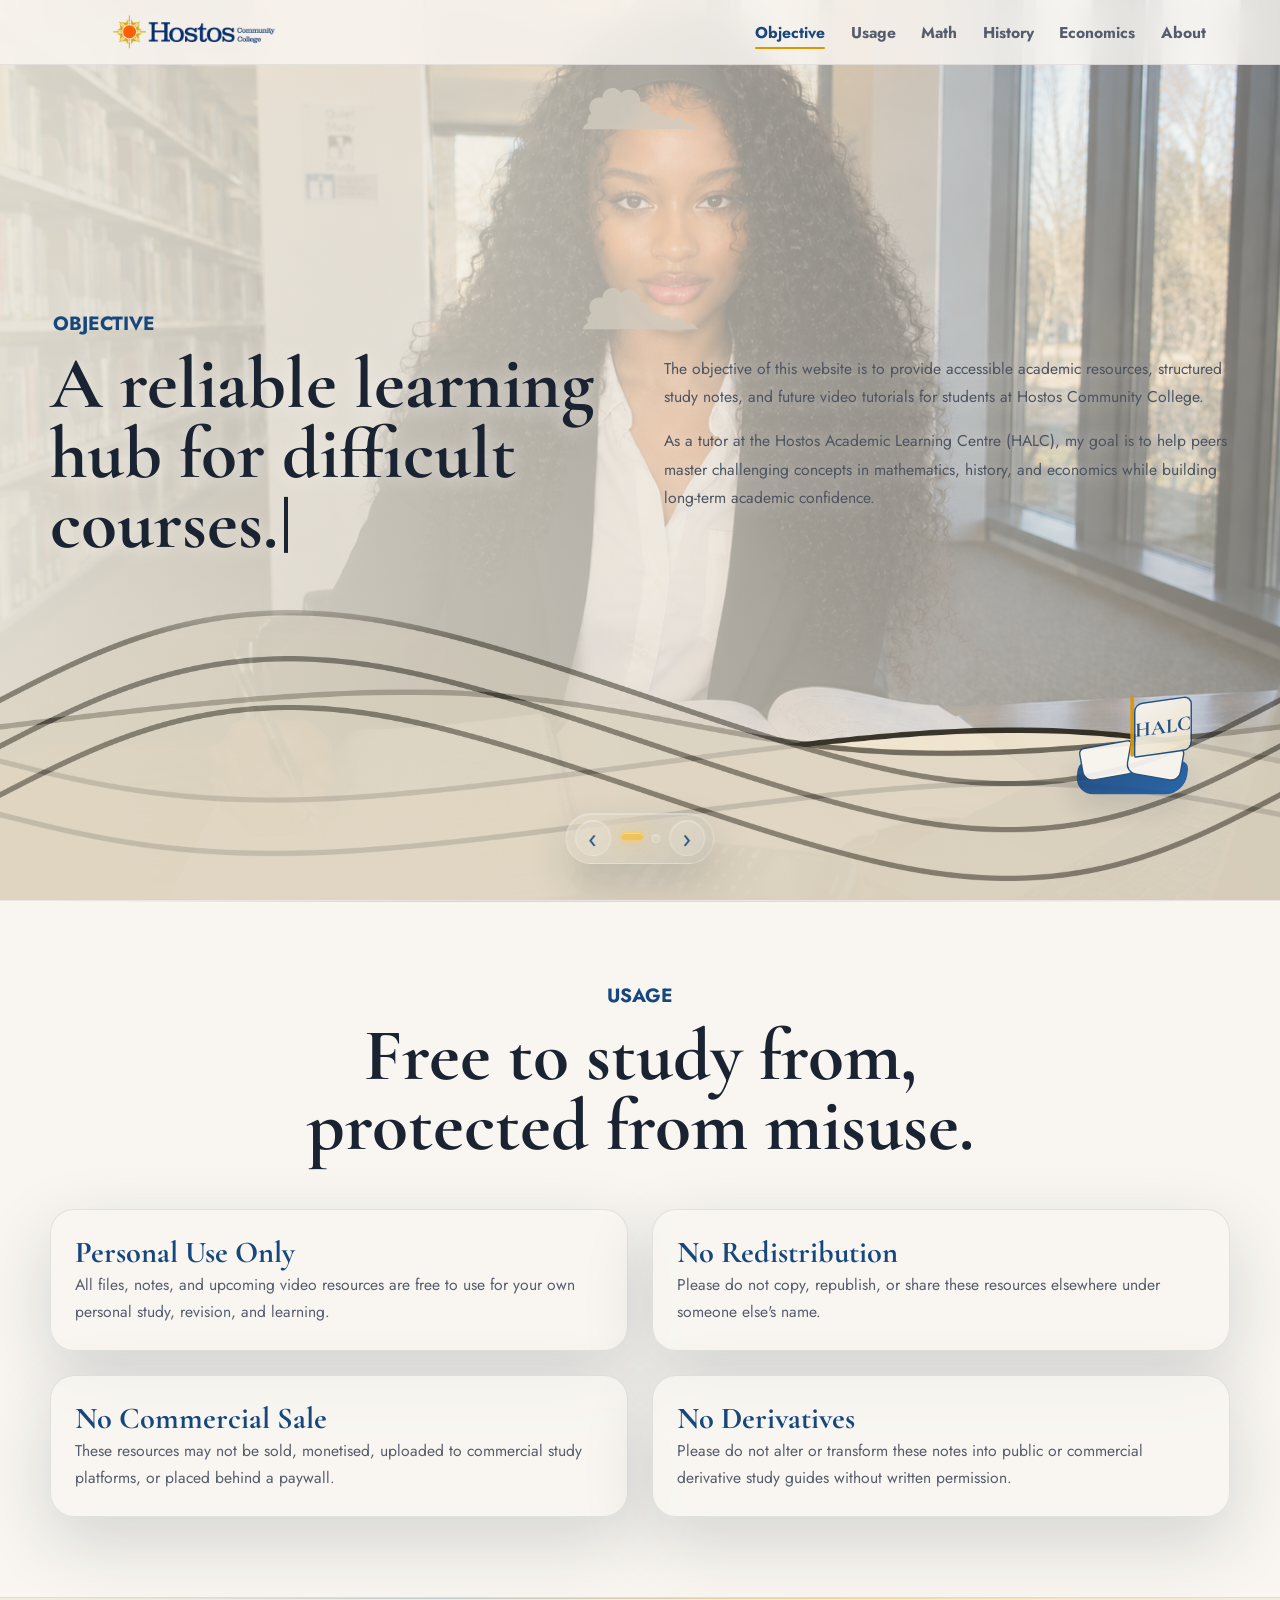
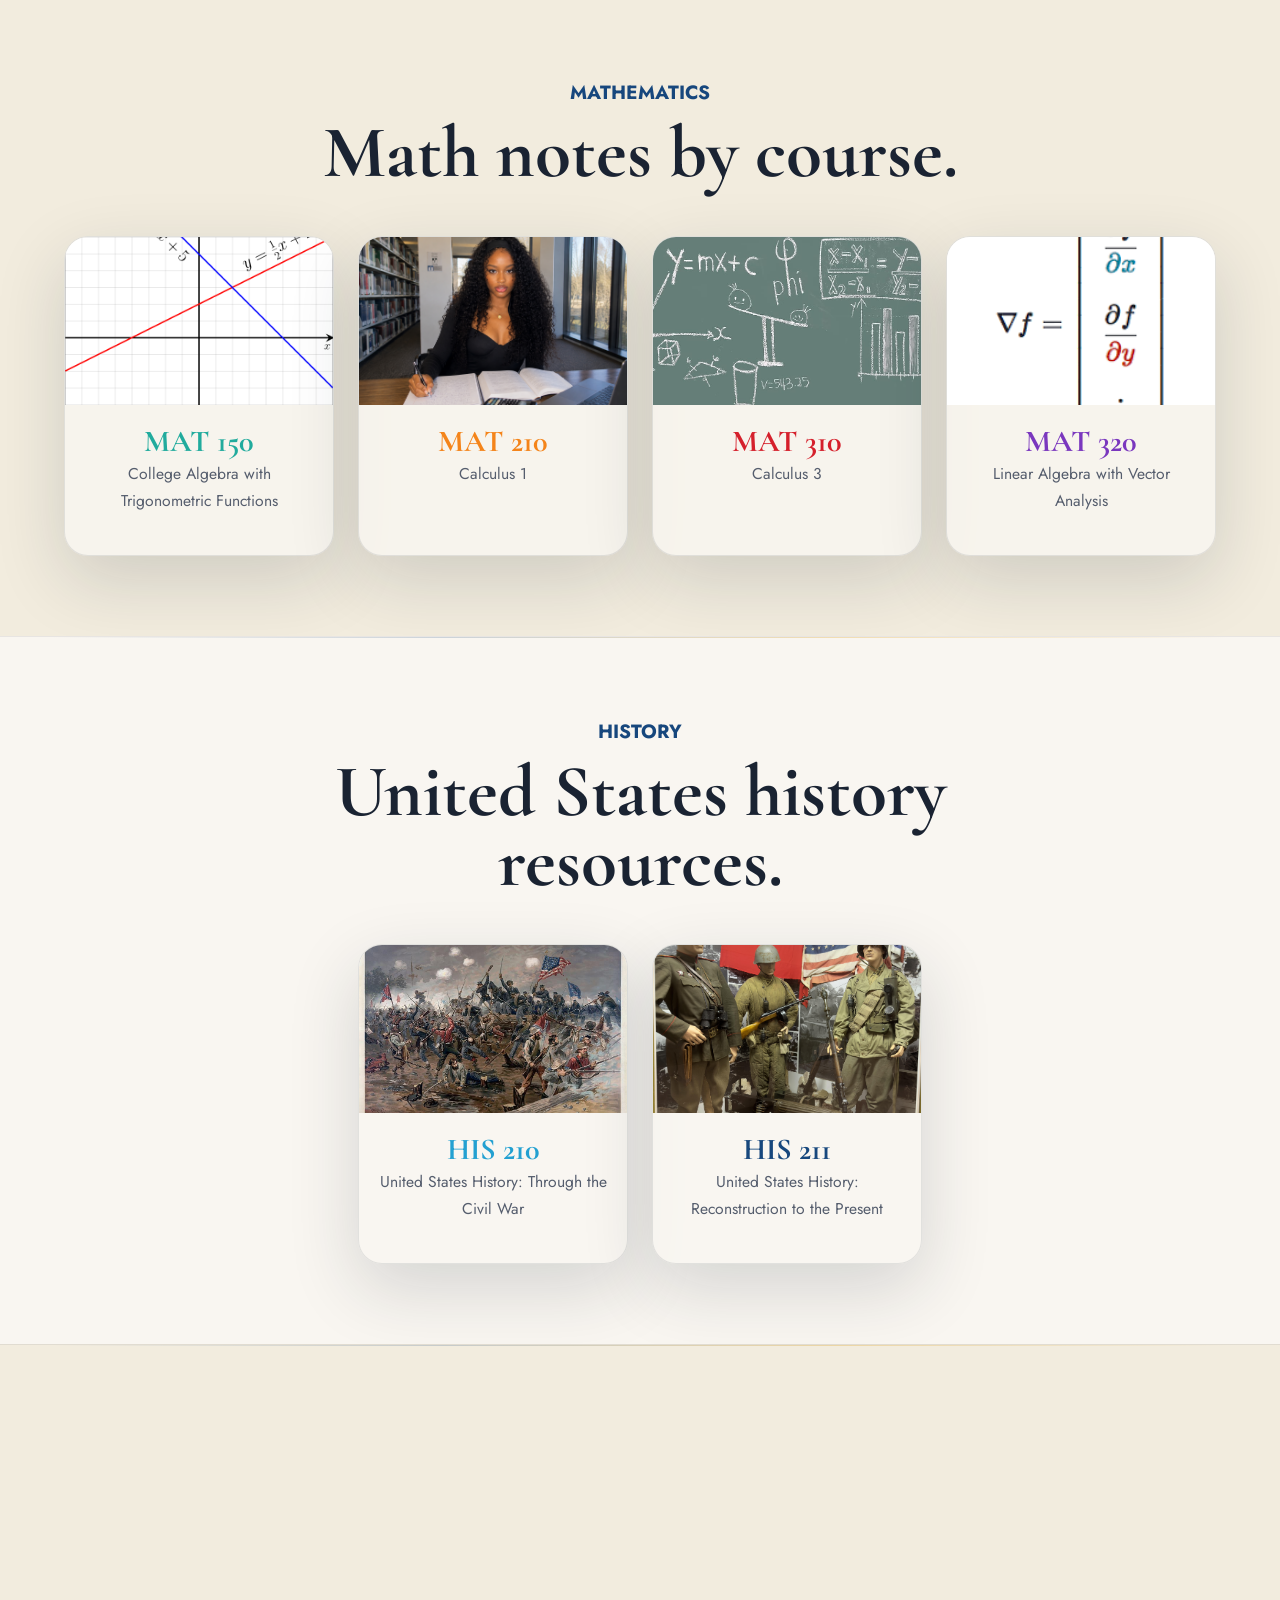
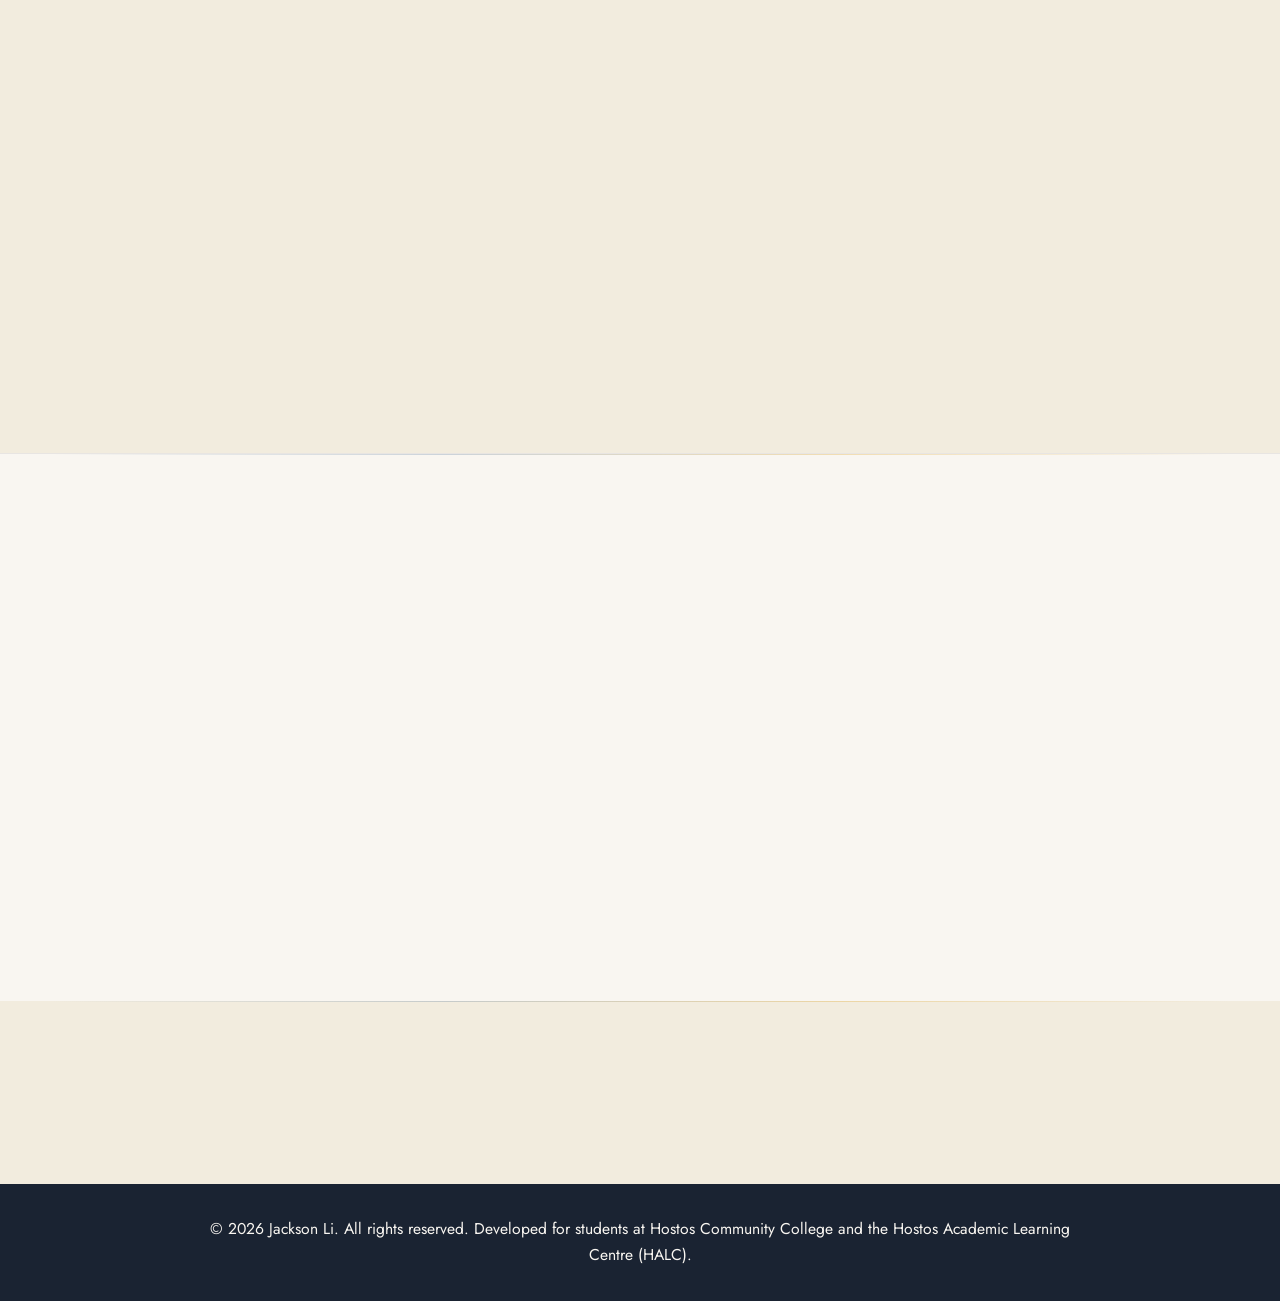
<file: index.html>
<!DOCTYPE html>
<html lang="en">
<head>
  <meta charset="UTF-8">
  <meta name="viewport" content="width=device-width, initial-scale=1.0">
  <meta name="description" content="Jackson Li's HALC academic resource hub for math, history, and economics notes.">
  <title>Advancing student learning through accessible resources.</title>
  <link rel="preconnect" href="https://fonts.googleapis.com">
  <link rel="preconnect" href="https://fonts.gstatic.com" crossorigin>
  <link href="https://fonts.googleapis.com/css2?family=Cormorant+Garamond:wght@600;700&family=Jost:wght@400;500;700&family=Petit+Formal+Script&display=swap" rel="stylesheet">
  <link rel="stylesheet" href="assets/css/styles.css">
</head>
<body>
  <header class="header" id="header">
    <nav class="nav container">
      <a href="#home" class="nav__logo">
        <img src="85aa596e3fba6a7ecd5890282c85e736.jpg" alt="Hostos Community College">
      </a>

      <button class="nav__toggle" id="nav-toggle" aria-label="Open menu" aria-expanded="false">
        <span></span>
        <span></span>
      </button>

      <div class="nav__menu" id="nav-menu">
        <ul class="nav__list">
          <li><a href="#home" class="nav__link">Objective</a></li>
          <li><a href="#usage" class="nav__link">Usage</a></li>
          <li><a href="#math" class="nav__link">Math</a></li>
          <li><a href="#history" class="nav__link">History</a></li>
          <li><a href="#economics" class="nav__link">Economics</a></li>
          <li><a href="#about" class="nav__link">About</a></li>
        </ul>
      </div>
    </nav>
  </header>

  <main class="main">
    <section class="home section" id="home">
      <div class="home-background" aria-hidden="true">
        <img src="Home/student-library-1.webp" alt="" class="home-background__image home-background__image--first is-active">
        <img src="Home/student-library-2.webp" alt="" class="home-background__image home-background__image--second">
      </div>

      <img src="assets/img/cloud.svg" alt="" class="cloud cloud--1">
      <img src="assets/img/cloud.svg" alt="" class="cloud cloud--2">
      <img src="assets/img/cloud.svg" alt="" class="cloud cloud--3">

      <div class="home__container container">
        <div class="section__header reveal">
          <span class="section__subtitle">Objective</span>
          <h1 class="section__title">A reliable learning hub for difficult courses.</h1>
        </div>

        <div class="intro__content reveal">
          <p>
            The objective of this website is to provide accessible academic resources, structured study notes, and future video tutorials for students at Hostos Community College.
          </p>
          <p>
            As a tutor at the Hostos Academic Learning Centre (HALC), my goal is to help peers master challenging concepts in mathematics, history, and economics while building long-term academic confidence.
          </p>
        </div>
      </div>

      <div class="home-background-controls" aria-label="Objective background images">
        <button class="home-background-controls__button" type="button" aria-label="Previous background" data-background-control="previous">
          <span aria-hidden="true">&lsaquo;</span>
        </button>
        <div class="home-background-controls__dots" role="group" aria-label="Background slides">
          <button class="home-background-controls__dot is-active" type="button" aria-label="Show background 1" aria-pressed="true" data-background-slide="0"></button>
          <button class="home-background-controls__dot" type="button" aria-label="Show background 2" aria-pressed="false" data-background-slide="1"></button>
        </div>
        <button class="home-background-controls__button" type="button" aria-label="Next background" data-background-control="next">
          <span aria-hidden="true">&rsaquo;</span>
        </button>
      </div>

      <div class="home__visual" aria-hidden="true">
        <div class="study-ship">
          <div class="study-ship__book"></div>
          <div class="study-ship__page study-ship__page--left"></div>
          <div class="study-ship__page study-ship__page--right"></div>
          <div class="study-ship__mast"></div>
          <div class="study-ship__sail">HALC</div>
        </div>
      </div>

      <div class="waves" aria-hidden="true">
        <div class="waves__track waves__track--1">
          <img src="assets/img/waves-1.png" alt="" class="waves__layer">
          <img src="assets/img/waves-1.png" alt="" class="waves__layer">
        </div>
        <div class="waves__track waves__track--2">
          <img src="assets/img/waves-2.png" alt="" class="waves__layer">
          <img src="assets/img/waves-2.png" alt="" class="waves__layer">
        </div>
        <div class="waves__track waves__track--3">
          <img src="assets/img/waves-3.png" alt="" class="waves__layer">
          <img src="assets/img/waves-3.png" alt="" class="waves__layer">
        </div>
      </div>
    </section>

    <section class="section policy" id="usage">
      <div class="container">
        <div class="section__header center reveal">
          <span class="section__subtitle">Usage</span>
          <h2 class="section__title">Free to study from, protected from misuse.</h2>
        </div>
        <div class="policy__grid">
          <article class="policy__card reveal">
            <h3>Personal Use Only</h3>
            <p>All files, notes, and upcoming video resources are free to use for your own personal study, revision, and learning.</p>
          </article>
          <article class="policy__card reveal">
            <h3>No Redistribution</h3>
            <p>Please do not copy, republish, or share these resources elsewhere under someone else's name.</p>
          </article>
          <article class="policy__card reveal">
            <h3>No Commercial Sale</h3>
            <p>These resources may not be sold, monetised, uploaded to commercial study platforms, or placed behind a paywall.</p>
          </article>
          <article class="policy__card reveal">
            <h3>No Derivatives</h3>
            <p>Please do not alter or transform these notes into public or commercial derivative study guides without written permission.</p>
          </article>
        </div>
      </div>
    </section>

    <section class="section courses" id="math">
      <div class="container">
        <div class="section__header center reveal">
          <span class="section__subtitle">Mathematics</span>
          <h2 class="section__title">Math notes by course.</h2>
        </div>
        <div class="course-grid course-grid--four">
          <a href="courses/mat150.html" class="course-card course-card--mat150 reveal reveal--card" style="--reveal-delay: 0ms">
            <img src="Math/29fd36e0b04bec822718669bd0b9e400.jpg" alt="">
            <h3>MAT 150</h3>
            <p>College Algebra with Trigonometric Functions</p>
          </a>
          <a href="courses/mat210.html" class="course-card course-card--mat210 reveal reveal--card" style="--reveal-delay: 90ms">
            <img src="Math/content.jpg" alt="">
            <h3>MAT 210</h3>
            <p>Calculus 1</p>
          </a>
          <a href="courses/mat310.html" class="course-card course-card--mat310 reveal reveal--card" style="--reveal-delay: 180ms">
            <img src="Math/317f4027c294cae1be469e5424662a7e.jpg" alt="">
            <h3>MAT 310</h3>
            <p>Calculus 3</p>
          </a>
          <a href="courses/mat320.html" class="course-card course-card--mat320 reveal reveal--card" style="--reveal-delay: 270ms">
            <img src="Math/430262d1f98fb0103d1a55aa2fc7c2b1.jpg" alt="">
            <h3>MAT 320</h3>
            <p>Linear Algebra with Vector Analysis</p>
          </a>
        </div>
      </div>
    </section>

    <section class="section courses courses--alt" id="history">
      <div class="container">
        <div class="section__header center reveal">
          <span class="section__subtitle">History</span>
          <h2 class="section__title">United States history resources.</h2>
        </div>
<div class="course-grid course-grid--four">
  <a href="courses/his210.html" class="course-card course-card--his210 reveal reveal--card" style="--reveal-delay: 0ms">
            <img src="History/d73db351851a5090a79740d9665db3ad.jpg" alt="">
            <h3>HIS 210</h3>
            <p>United States History: Through the Civil War</p>
          </a>
          <a href="courses/his211.html" class="course-card course-card--his211 reveal reveal--card" style="--reveal-delay: 110ms">
            <img src="History/a7f81ad8d40c1a5957e8bd3360f9fb4d.jpg" alt="">
            <h3>HIS 211</h3>
            <p>United States History: Reconstruction to the Present</p>
          </a>
        </div>
      </div>
    </section>

   <section class="section courses" id="economics">
  <div class="container">
    <div class="section__header center reveal">
      <span class="section__subtitle">Economics</span>
      <h2 class="section__title">Foundations for economic thinking.</h2>
    </div>

    <div class="course-grid course-grid--two">
      <a href="courses/eco101.html" class="course-card course-card--eco101 reveal reveal--card">
        <img src="Economics/1201c71794a34a806ce7ae8050e950ee.jpg" alt="">
        <h3>ECO 101</h3>
        <p>Microeconomics</p>
      </a>
    </div>
  </div>
</section>

    <section class="section about" id="about">
      <div class="container grid two-column">
        <div class="section__header reveal">
          <span class="section__subtitle">About</span>
          <h2 class="section__title">Hi, I'm Jackson.</h2>
        </div>
        <div class="about__content reveal">
          <p>
            Welcome to my academic portfolio and resource hub. I graduated from Hunter College in the Spring of 2026 with a Bachelor of Arts in Economics, a minor in Mathematics and Business Studies.
          </p>
          <p>
            My journey with Hostos Community College began as a student through ePermit courses, and later continued when I began working as a tutor at the Hostos Academic Learning Centre in Fall 2025.
          </p>
          <p>
            This website is an extension of my work at the centre, designed to provide structured notes, study guides, and upcoming video resources to help you build confidence and succeed in your coursework.
          </p>
          <p>
            You're welcome to contact me should you have any questions. Likewise, if you spot a mistake that needs correcting, want to say thank you, or just want to get in contact, feel free to send me an email at <a href="mailto:jackson.li19@myhunter.cuny.edu">jackson.li19@myhunter.cuny.edu</a>.
          </p>
        </div>
      </div>
    </section>

    <section class="section notice">
      <div class="container reveal">
        <p>
          All subject pages currently feature comprehensive study notes, and recorded video tutorials will be added in the future to walk through complex problems step by step.
        </p>
      </div>
    </section>
  </main>

  <footer class="footer">
    <p>&copy; 2026 Jackson Li. All rights reserved. Developed for students at Hostos Community College and the Hostos Academic Learning Centre (HALC).</p>
  </footer>
  <script src="assets/js/main.js"></script>
</body>
</html>
</file>
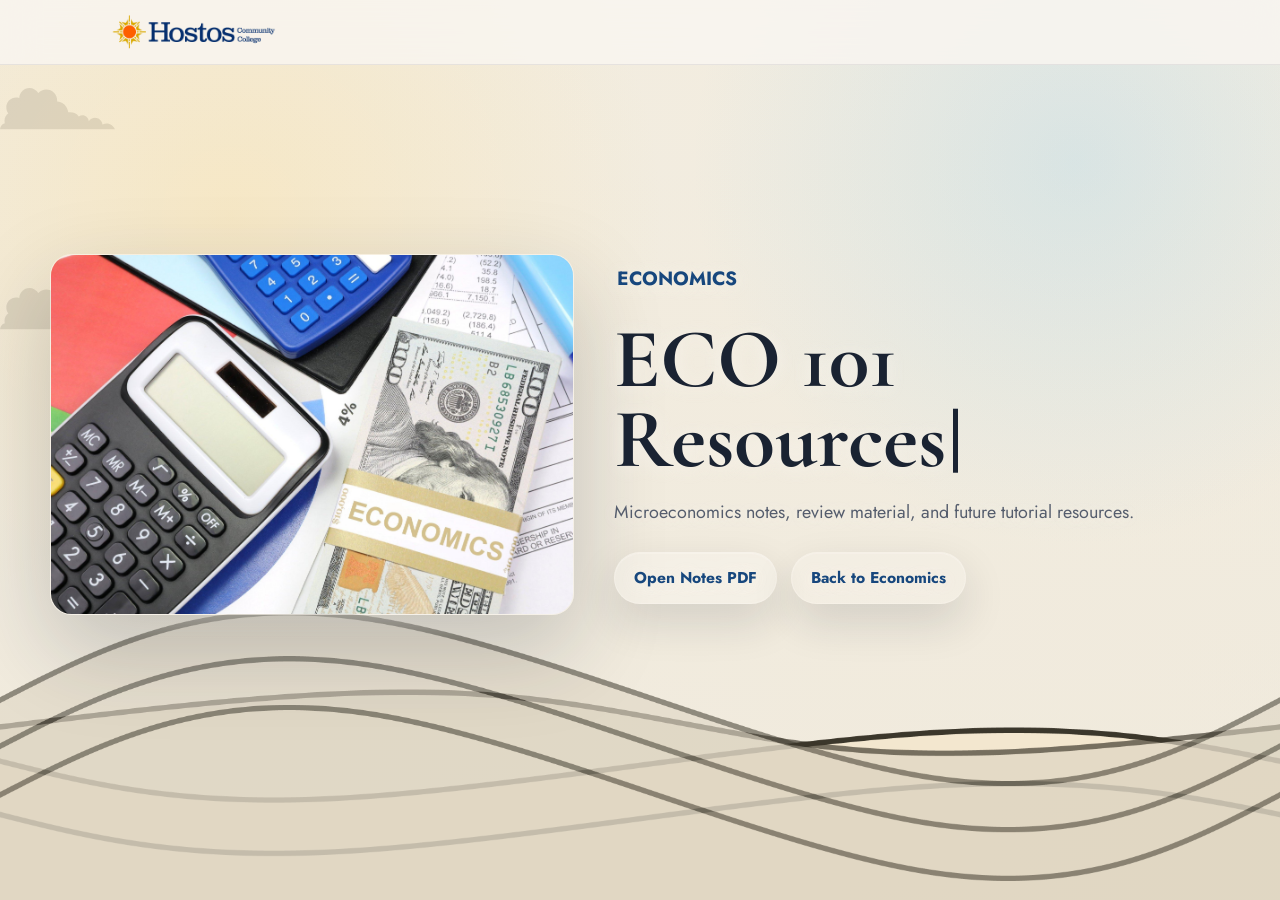
<file: courses/eco101.html>
<!DOCTYPE html>
<html lang="en">
<head>
  <meta charset="UTF-8">
  <meta name="viewport" content="width=device-width, initial-scale=1.0">
  <meta name="description" content="ECO 101 notes and resources for Hostos students.">
  <title>ECO 101 Resources | HALC</title>
  <link rel="preconnect" href="https://fonts.googleapis.com">
  <link rel="preconnect" href="https://fonts.gstatic.com" crossorigin>
  <link href="https://fonts.googleapis.com/css2?family=Cormorant+Garamond:wght@600;700&family=Jost:wght@400;500;700&family=Petit+Formal+Script&display=swap" rel="stylesheet">
  <link rel="stylesheet" href="../assets/css/styles.css">
</head>
<body>
  <header class="header" id="header">
    <nav class="nav container">
      <a href="../index.html#home" class="nav__logo"><img src="../85aa596e3fba6a7ecd5890282c85e736.jpg" alt="Hostos Community College"></a>
    </nav>
  </header>
  <main class="resource-page">
    <img src="../assets/img/cloud.svg" alt="" class="cloud cloud--1">
    <img src="../assets/img/cloud.svg" alt="" class="cloud cloud--2">
    <img src="../assets/img/cloud.svg" alt="" class="cloud cloud--3">
    <section class="container resource-hero">
      <img class="resource-hero__media reveal" src="../Economics/1201c71794a34a806ce7ae8050e950ee.jpg" alt="">
      <div class="resource-hero__content reveal" style="--reveal-delay: 120ms">
        <span class="resource-hero__eyebrow">Economics</span>
        <h1 class="resource-hero__title">ECO 101 Resources</h1>
        <p class="resource-hero__description">Microeconomics notes, review material, and future tutorial resources.</p>
        <div class="resource-actions">
          <a class="resource-link" href="../Notes/ECO-101-notes.pdf">Open Notes PDF</a>
          <a class="resource-link--ghost" href="../index.html#economics">Back to Economics</a>
        </div>
      </div>
    </section>
    <div class="waves" aria-hidden="true">
      <div class="waves__track waves__track--1">
        <img src="../assets/img/waves-1.png" alt="" class="waves__layer">
        <img src="../assets/img/waves-1.png" alt="" class="waves__layer">
      </div>
      <div class="waves__track waves__track--2">
        <img src="../assets/img/waves-2.png" alt="" class="waves__layer">
        <img src="../assets/img/waves-2.png" alt="" class="waves__layer">
      </div>
      <div class="waves__track waves__track--3">
        <img src="../assets/img/waves-3.png" alt="" class="waves__layer">
        <img src="../assets/img/waves-3.png" alt="" class="waves__layer">
      </div>
    </div>
  </main>
  <script src="../assets/js/main.js"></script>
</body>
</html>
</file>
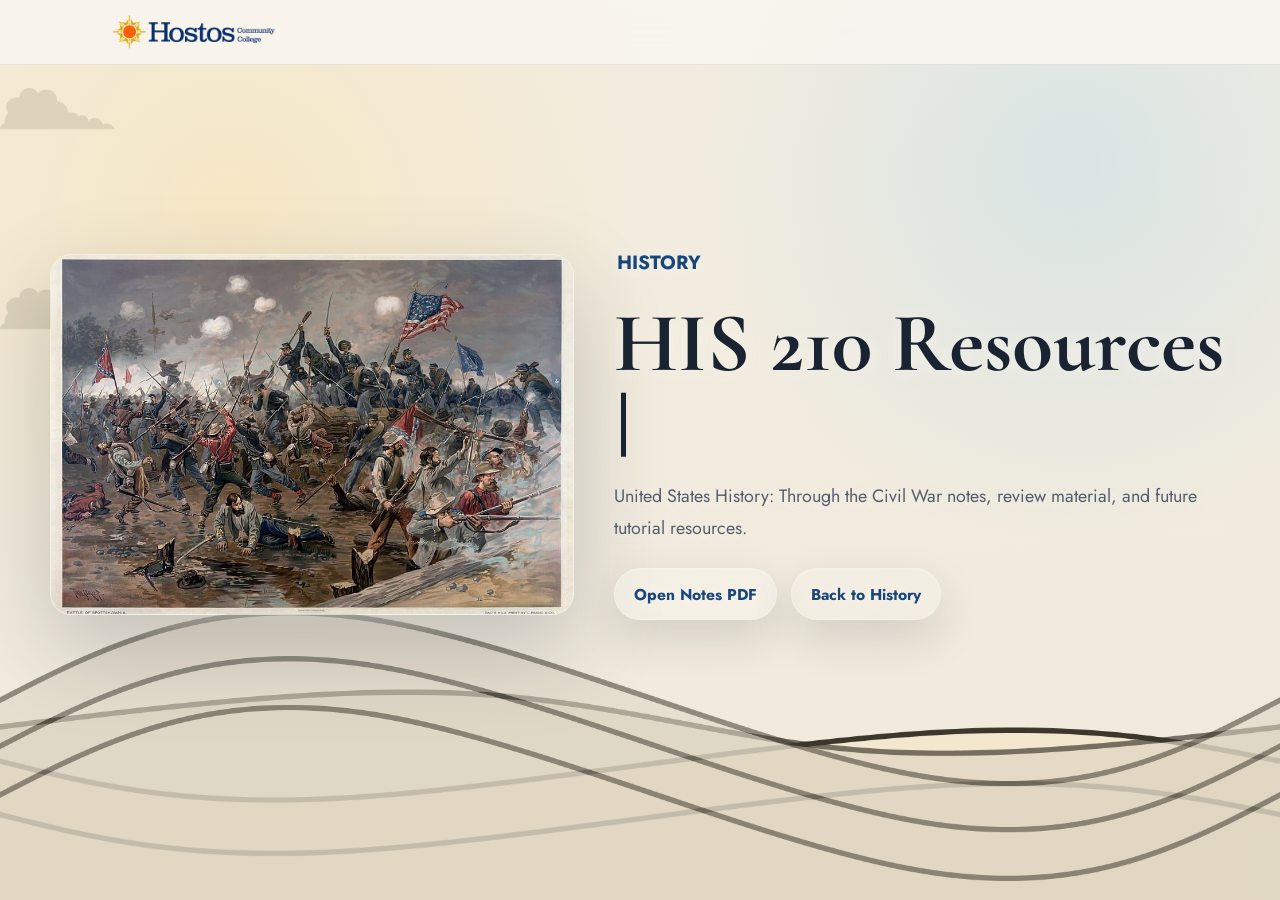
<file: courses/his210.html>
<!DOCTYPE html>
<html lang="en">
<head>
  <meta charset="UTF-8">
  <meta name="viewport" content="width=device-width, initial-scale=1.0">
  <meta name="description" content="HIS 210 notes and resources for Hostos students.">
  <title>HIS 210 Resources | HALC</title>
  <link rel="preconnect" href="https://fonts.googleapis.com">
  <link rel="preconnect" href="https://fonts.gstatic.com" crossorigin>
  <link href="https://fonts.googleapis.com/css2?family=Cormorant+Garamond:wght@600;700&family=Jost:wght@400;500;700&family=Petit+Formal+Script&display=swap" rel="stylesheet">
  <link rel="stylesheet" href="../assets/css/styles.css">
</head>
<body>
  <header class="header" id="header">
    <nav class="nav container">
      <a href="../index.html#home" class="nav__logo"><img src="../85aa596e3fba6a7ecd5890282c85e736.jpg" alt="Hostos Community College"></a>
    </nav>
  </header>
  <main class="resource-page">
    <img src="../assets/img/cloud.svg" alt="" class="cloud cloud--1">
    <img src="../assets/img/cloud.svg" alt="" class="cloud cloud--2">
    <img src="../assets/img/cloud.svg" alt="" class="cloud cloud--3">
    <section class="container resource-hero">
      <img class="resource-hero__media reveal" src="../History/d73db351851a5090a79740d9665db3ad.jpg" alt="">
      <div class="resource-hero__content reveal" style="--reveal-delay: 120ms">
        <span class="resource-hero__eyebrow">History</span>
        <h1 class="resource-hero__title">HIS 210 Resources</h1>
        <p class="resource-hero__description">United States History: Through the Civil War notes, review material, and future tutorial resources.</p>
        <div class="resource-actions">
          <a class="resource-link" href="../Notes/HIS-210-notes.pdf">Open Notes PDF</a>
          <a class="resource-link--ghost" href="../index.html#history">Back to History</a>
        </div>
      </div>
    </section>
    <div class="waves" aria-hidden="true">
      <div class="waves__track waves__track--1">
        <img src="../assets/img/waves-1.png" alt="" class="waves__layer">
        <img src="../assets/img/waves-1.png" alt="" class="waves__layer">
      </div>
      <div class="waves__track waves__track--2">
        <img src="../assets/img/waves-2.png" alt="" class="waves__layer">
        <img src="../assets/img/waves-2.png" alt="" class="waves__layer">
      </div>
      <div class="waves__track waves__track--3">
        <img src="../assets/img/waves-3.png" alt="" class="waves__layer">
        <img src="../assets/img/waves-3.png" alt="" class="waves__layer">
      </div>
    </div>
  </main>
  <script src="../assets/js/main.js"></script>
</body>
</html>
</file>
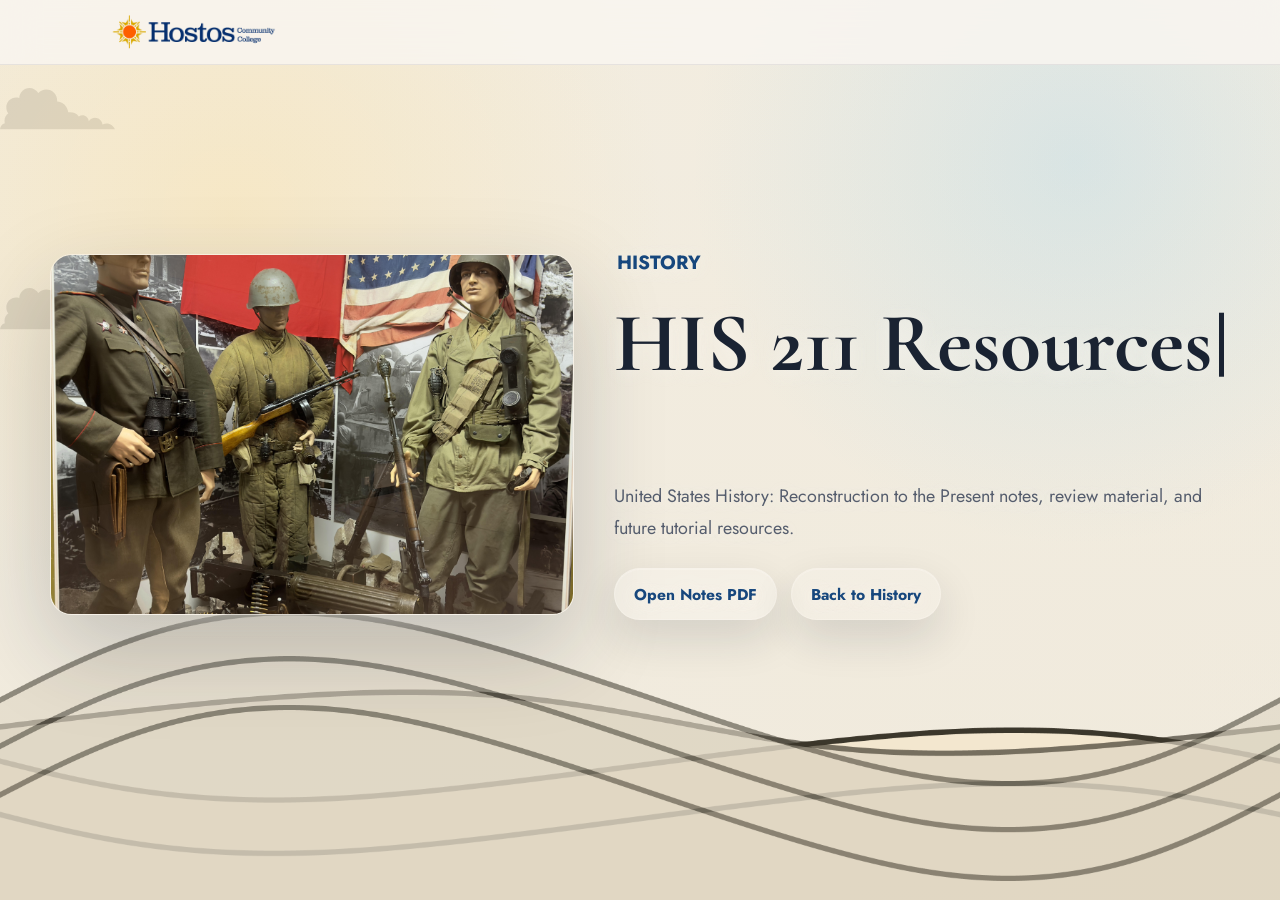
<file: courses/his211.html>
<!DOCTYPE html>
<html lang="en">
<head>
  <meta charset="UTF-8">
  <meta name="viewport" content="width=device-width, initial-scale=1.0">
  <meta name="description" content="HIS 211 notes and resources for Hostos students.">
  <title>HIS 211 Resources | HALC</title>
  <link rel="preconnect" href="https://fonts.googleapis.com">
  <link rel="preconnect" href="https://fonts.gstatic.com" crossorigin>
  <link href="https://fonts.googleapis.com/css2?family=Cormorant+Garamond:wght@600;700&family=Jost:wght@400;500;700&family=Petit+Formal+Script&display=swap" rel="stylesheet">
  <link rel="stylesheet" href="../assets/css/styles.css">
</head>
<body>
  <header class="header" id="header">
    <nav class="nav container">
      <a href="../index.html#home" class="nav__logo"><img src="../85aa596e3fba6a7ecd5890282c85e736.jpg" alt="Hostos Community College"></a>
    </nav>
  </header>
  <main class="resource-page">
    <img src="../assets/img/cloud.svg" alt="" class="cloud cloud--1">
    <img src="../assets/img/cloud.svg" alt="" class="cloud cloud--2">
    <img src="../assets/img/cloud.svg" alt="" class="cloud cloud--3">
    <section class="container resource-hero">
      <img class="resource-hero__media reveal" src="../History/a7f81ad8d40c1a5957e8bd3360f9fb4d.jpg" alt="">
      <div class="resource-hero__content reveal" style="--reveal-delay: 120ms">
        <span class="resource-hero__eyebrow">History</span>
        <h1 class="resource-hero__title">HIS 211 Resources</h1>
        <p class="resource-hero__description">United States History: Reconstruction to the Present notes, review material, and future tutorial resources.</p>
        <div class="resource-actions">
          <a class="resource-link" href="../Notes/HIS-211-notes.pdf">Open Notes PDF</a>
          <a class="resource-link--ghost" href="../index.html#history">Back to History</a>
        </div>
      </div>
    </section>
    <div class="waves" aria-hidden="true">
      <div class="waves__track waves__track--1">
        <img src="../assets/img/waves-1.png" alt="" class="waves__layer">
        <img src="../assets/img/waves-1.png" alt="" class="waves__layer">
      </div>
      <div class="waves__track waves__track--2">
        <img src="../assets/img/waves-2.png" alt="" class="waves__layer">
        <img src="../assets/img/waves-2.png" alt="" class="waves__layer">
      </div>
      <div class="waves__track waves__track--3">
        <img src="../assets/img/waves-3.png" alt="" class="waves__layer">
        <img src="../assets/img/waves-3.png" alt="" class="waves__layer">
      </div>
    </div>
  </main>
  <script src="../assets/js/main.js"></script>
</body>
</html>
</file>
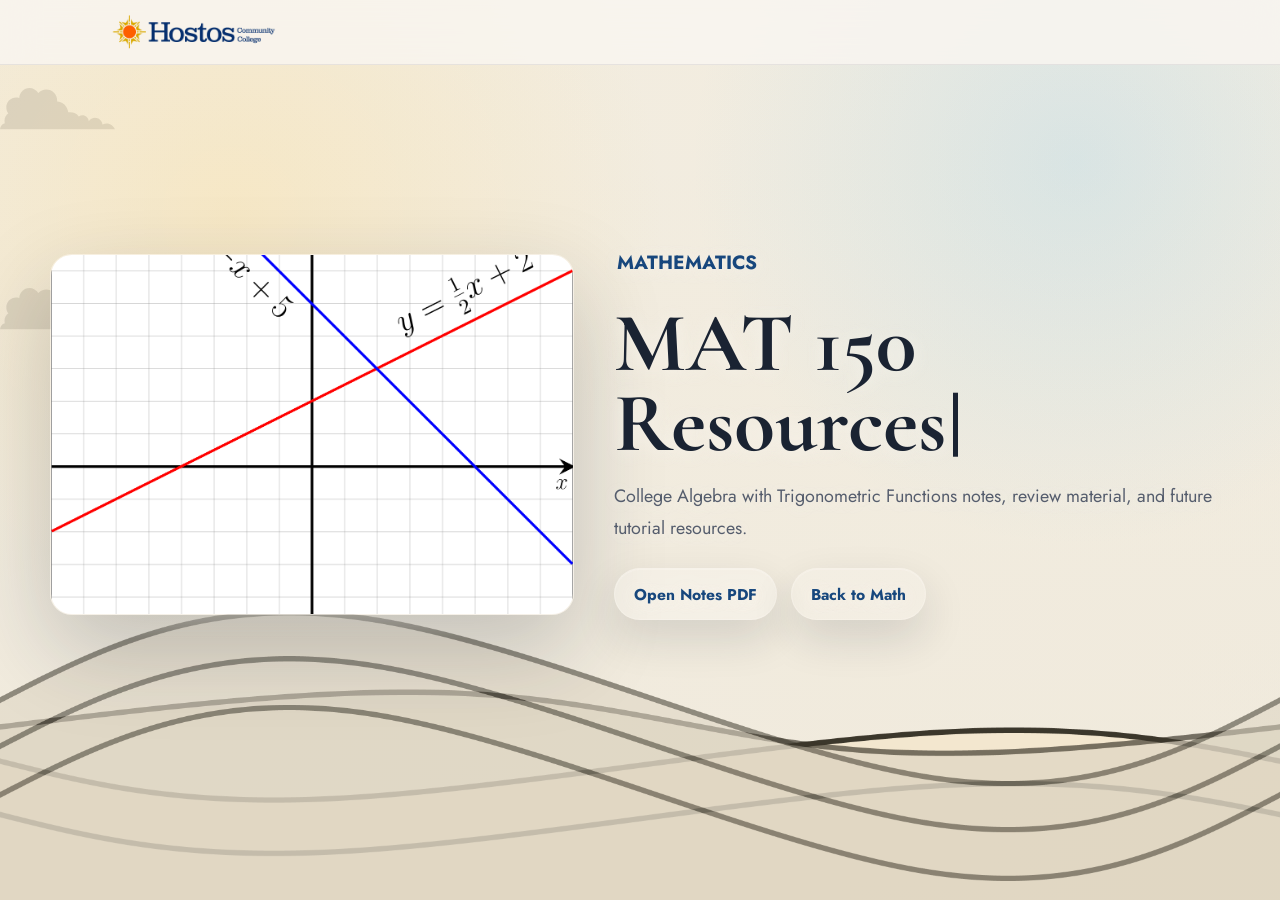
<file: courses/mat150.html>
<!DOCTYPE html>
<html lang="en">
<head>
  <meta charset="UTF-8">
  <meta name="viewport" content="width=device-width, initial-scale=1.0">
  <meta name="description" content="MAT 150 notes and resources for Hostos students.">
  <title>MAT 150 Resources | HALC</title>
  <link rel="preconnect" href="https://fonts.googleapis.com">
  <link rel="preconnect" href="https://fonts.gstatic.com" crossorigin>
  <link href="https://fonts.googleapis.com/css2?family=Cormorant+Garamond:wght@600;700&family=Jost:wght@400;500;700&family=Petit+Formal+Script&display=swap" rel="stylesheet">
  <link rel="stylesheet" href="../assets/css/styles.css">
</head>
<body>
  <header class="header" id="header">
    <nav class="nav container">
      <a href="../index.html#home" class="nav__logo"><img src="../85aa596e3fba6a7ecd5890282c85e736.jpg" alt="Hostos Community College"></a>
    </nav>
  </header>

  <main class="resource-page">
    <img src="../assets/img/cloud.svg" alt="" class="cloud cloud--1">
    <img src="../assets/img/cloud.svg" alt="" class="cloud cloud--2">
    <img src="../assets/img/cloud.svg" alt="" class="cloud cloud--3">
    <section class="container resource-hero">
      <img class="resource-hero__media reveal" src="../Math/29fd36e0b04bec822718669bd0b9e400.jpg" alt="">
      <div class="resource-hero__content reveal" style="--reveal-delay: 120ms">
        <span class="resource-hero__eyebrow">Mathematics</span>
        <h1 class="resource-hero__title">MAT 150 Resources</h1>
        <p class="resource-hero__description">College Algebra with Trigonometric Functions notes, review material, and future tutorial resources.</p>
        <div class="resource-actions">
          <a class="resource-link" href="../Notes/MAT-150-notes.pdf">Open Notes PDF</a>
          <a class="resource-link--ghost" href="../index.html#math">Back to Math</a>
        </div>
      </div>
    </section>
    <div class="waves" aria-hidden="true">
      <div class="waves__track waves__track--1">
        <img src="../assets/img/waves-1.png" alt="" class="waves__layer">
        <img src="../assets/img/waves-1.png" alt="" class="waves__layer">
      </div>
      <div class="waves__track waves__track--2">
        <img src="../assets/img/waves-2.png" alt="" class="waves__layer">
        <img src="../assets/img/waves-2.png" alt="" class="waves__layer">
      </div>
      <div class="waves__track waves__track--3">
        <img src="../assets/img/waves-3.png" alt="" class="waves__layer">
        <img src="../assets/img/waves-3.png" alt="" class="waves__layer">
      </div>
    </div>
  </main>
  <script src="../assets/js/main.js"></script>
</body>
</html>
</file>
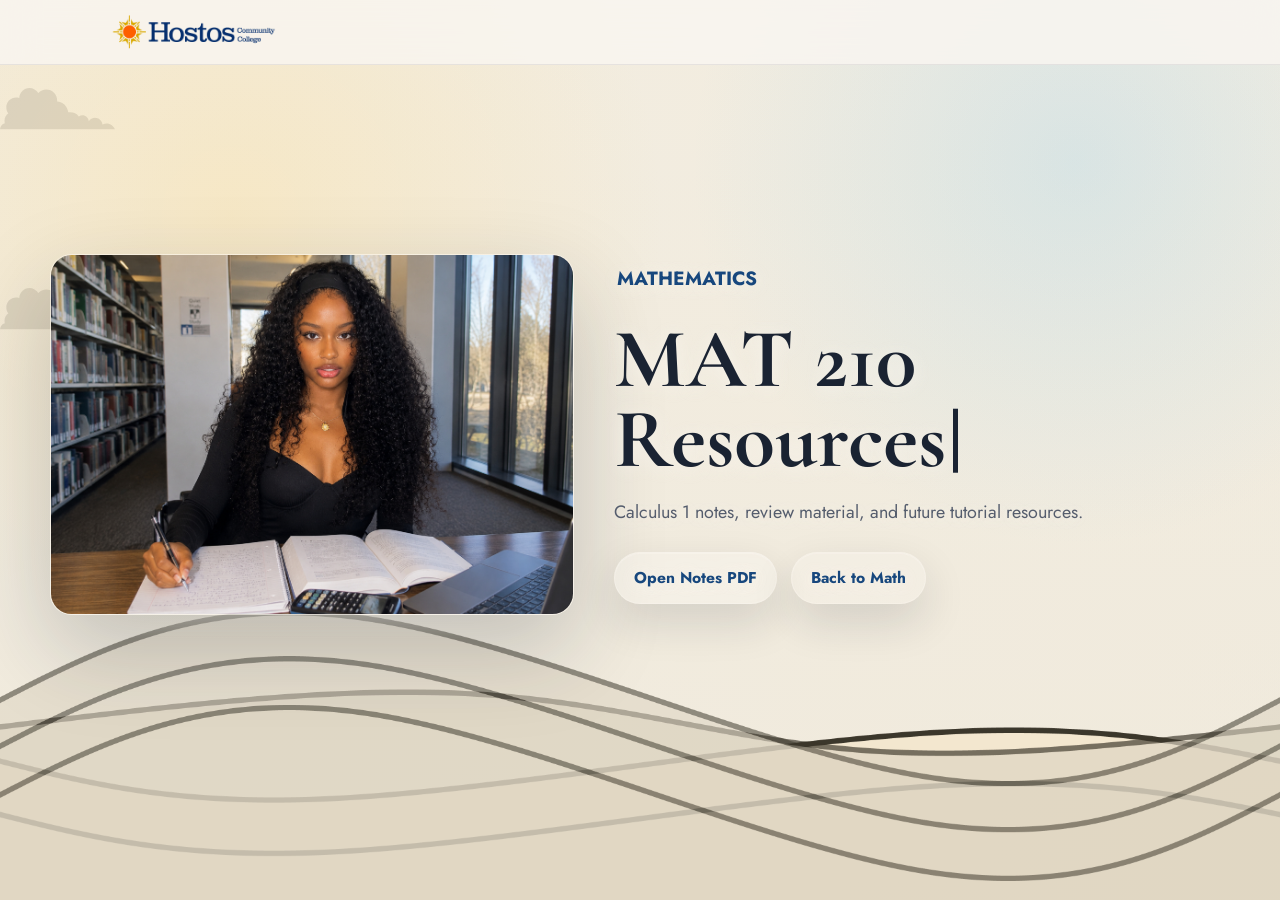
<file: courses/mat210.html>
<!DOCTYPE html>
<html lang="en">
<head>
  <meta charset="UTF-8">
  <meta name="viewport" content="width=device-width, initial-scale=1.0">
  <meta name="description" content="MAT 210 notes and resources for Hostos students.">
  <title>MAT 210 Resources | HALC</title>
  <link rel="preconnect" href="https://fonts.googleapis.com">
  <link rel="preconnect" href="https://fonts.gstatic.com" crossorigin>
  <link href="https://fonts.googleapis.com/css2?family=Cormorant+Garamond:wght@600;700&family=Jost:wght@400;500;700&family=Petit+Formal+Script&display=swap" rel="stylesheet">
  <link rel="stylesheet" href="../assets/css/styles.css">
</head>
<body>
  <header class="header" id="header">
    <nav class="nav container">
      <a href="../index.html#home" class="nav__logo"><img src="../85aa596e3fba6a7ecd5890282c85e736.jpg" alt="Hostos Community College"></a>
    </nav>
  </header>
  <main class="resource-page">
    <img src="../assets/img/cloud.svg" alt="" class="cloud cloud--1">
    <img src="../assets/img/cloud.svg" alt="" class="cloud cloud--2">
    <img src="../assets/img/cloud.svg" alt="" class="cloud cloud--3">
    <section class="container resource-hero">
      <img class="resource-hero__media reveal" src="../Math/content.jpg" alt="">
      <div class="resource-hero__content reveal" style="--reveal-delay: 120ms">
        <span class="resource-hero__eyebrow">Mathematics</span>
        <h1 class="resource-hero__title">MAT 210 Resources</h1>
        <p class="resource-hero__description">Calculus 1 notes, review material, and future tutorial resources.</p>
        <div class="resource-actions">
          <a class="resource-link" href="../Notes/MAT-210-notes.pdf">Open Notes PDF</a>
          <a class="resource-link--ghost" href="../index.html#math">Back to Math</a>
        </div>
      </div>
    </section>
    <div class="waves" aria-hidden="true">
      <div class="waves__track waves__track--1">
        <img src="../assets/img/waves-1.png" alt="" class="waves__layer">
        <img src="../assets/img/waves-1.png" alt="" class="waves__layer">
      </div>
      <div class="waves__track waves__track--2">
        <img src="../assets/img/waves-2.png" alt="" class="waves__layer">
        <img src="../assets/img/waves-2.png" alt="" class="waves__layer">
      </div>
      <div class="waves__track waves__track--3">
        <img src="../assets/img/waves-3.png" alt="" class="waves__layer">
        <img src="../assets/img/waves-3.png" alt="" class="waves__layer">
      </div>
    </div>
  </main>
  <script src="../assets/js/main.js"></script>
</body>
</html>
</file>
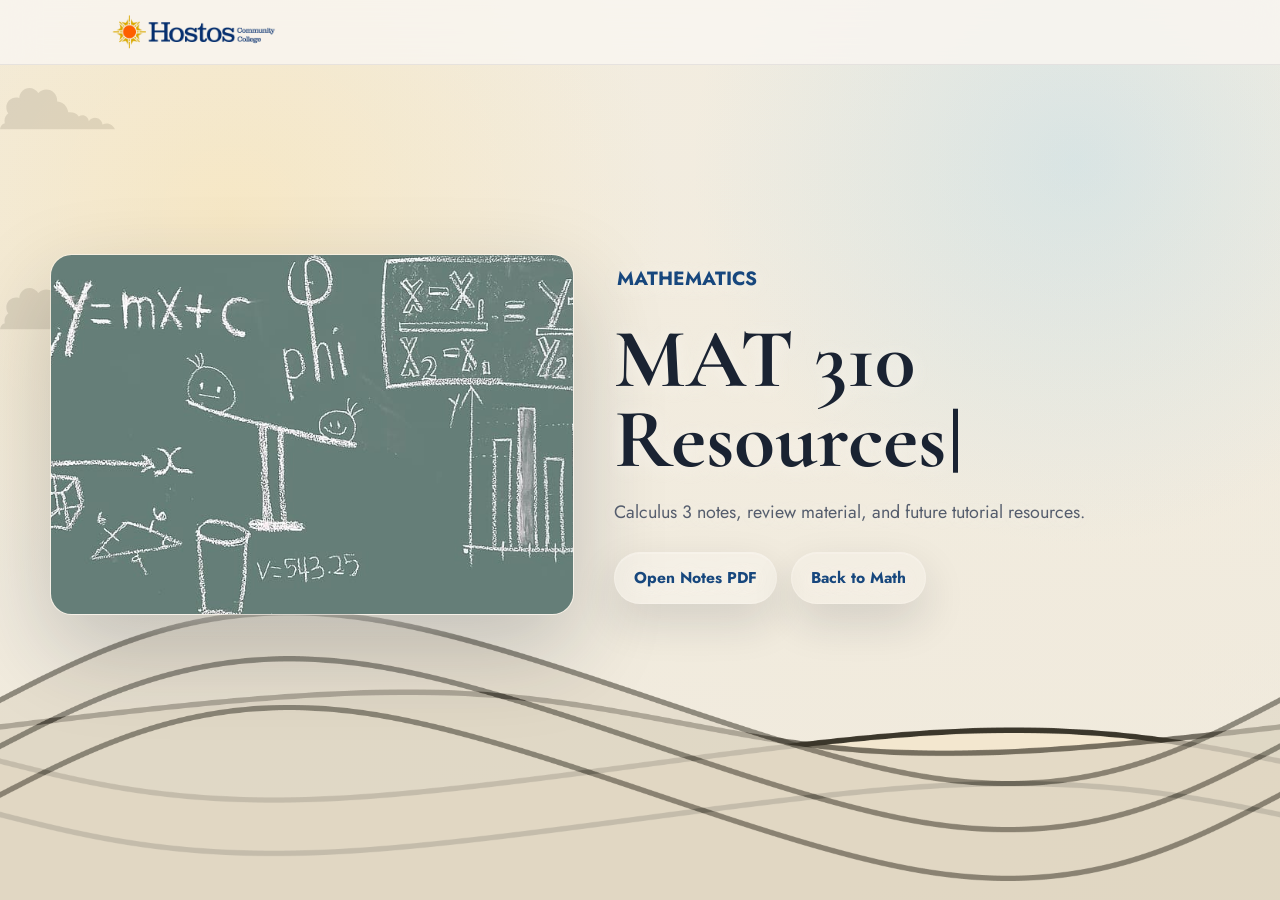
<file: courses/mat310.html>
<!DOCTYPE html>
<html lang="en">
<head>
  <meta charset="UTF-8">
  <meta name="viewport" content="width=device-width, initial-scale=1.0">
  <meta name="description" content="MAT 310 notes and resources for Hostos students.">
  <title>MAT 310 Resources | HALC</title>
  <link rel="preconnect" href="https://fonts.googleapis.com">
  <link rel="preconnect" href="https://fonts.gstatic.com" crossorigin>
  <link href="https://fonts.googleapis.com/css2?family=Cormorant+Garamond:wght@600;700&family=Jost:wght@400;500;700&family=Petit+Formal+Script&display=swap" rel="stylesheet">
  <link rel="stylesheet" href="../assets/css/styles.css">
</head>
<body>
  <header class="header" id="header">
    <nav class="nav container">
      <a href="../index.html#home" class="nav__logo"><img src="../85aa596e3fba6a7ecd5890282c85e736.jpg" alt="Hostos Community College"></a>
    </nav>
  </header>
  <main class="resource-page">
    <img src="../assets/img/cloud.svg" alt="" class="cloud cloud--1">
    <img src="../assets/img/cloud.svg" alt="" class="cloud cloud--2">
    <img src="../assets/img/cloud.svg" alt="" class="cloud cloud--3">
    <section class="container resource-hero">
      <img class="resource-hero__media reveal" src="../Math/317f4027c294cae1be469e5424662a7e.jpg" alt="">
      <div class="resource-hero__content reveal" style="--reveal-delay: 120ms">
        <span class="resource-hero__eyebrow">Mathematics</span>
        <h1 class="resource-hero__title">MAT 310 Resources</h1>
        <p class="resource-hero__description">Calculus 3 notes, review material, and future tutorial resources.</p>
        <div class="resource-actions">
          <a class="resource-link" href="../Notes/MAT-310-notes.pdf">Open Notes PDF</a>
          <a class="resource-link--ghost" href="../index.html#math">Back to Math</a>
        </div>
      </div>
    </section>
    <div class="waves" aria-hidden="true">
      <div class="waves__track waves__track--1">
        <img src="../assets/img/waves-1.png" alt="" class="waves__layer">
        <img src="../assets/img/waves-1.png" alt="" class="waves__layer">
      </div>
      <div class="waves__track waves__track--2">
        <img src="../assets/img/waves-2.png" alt="" class="waves__layer">
        <img src="../assets/img/waves-2.png" alt="" class="waves__layer">
      </div>
      <div class="waves__track waves__track--3">
        <img src="../assets/img/waves-3.png" alt="" class="waves__layer">
        <img src="../assets/img/waves-3.png" alt="" class="waves__layer">
      </div>
    </div>
  </main>
  <script src="../assets/js/main.js"></script>
</body>
</html>
</file>
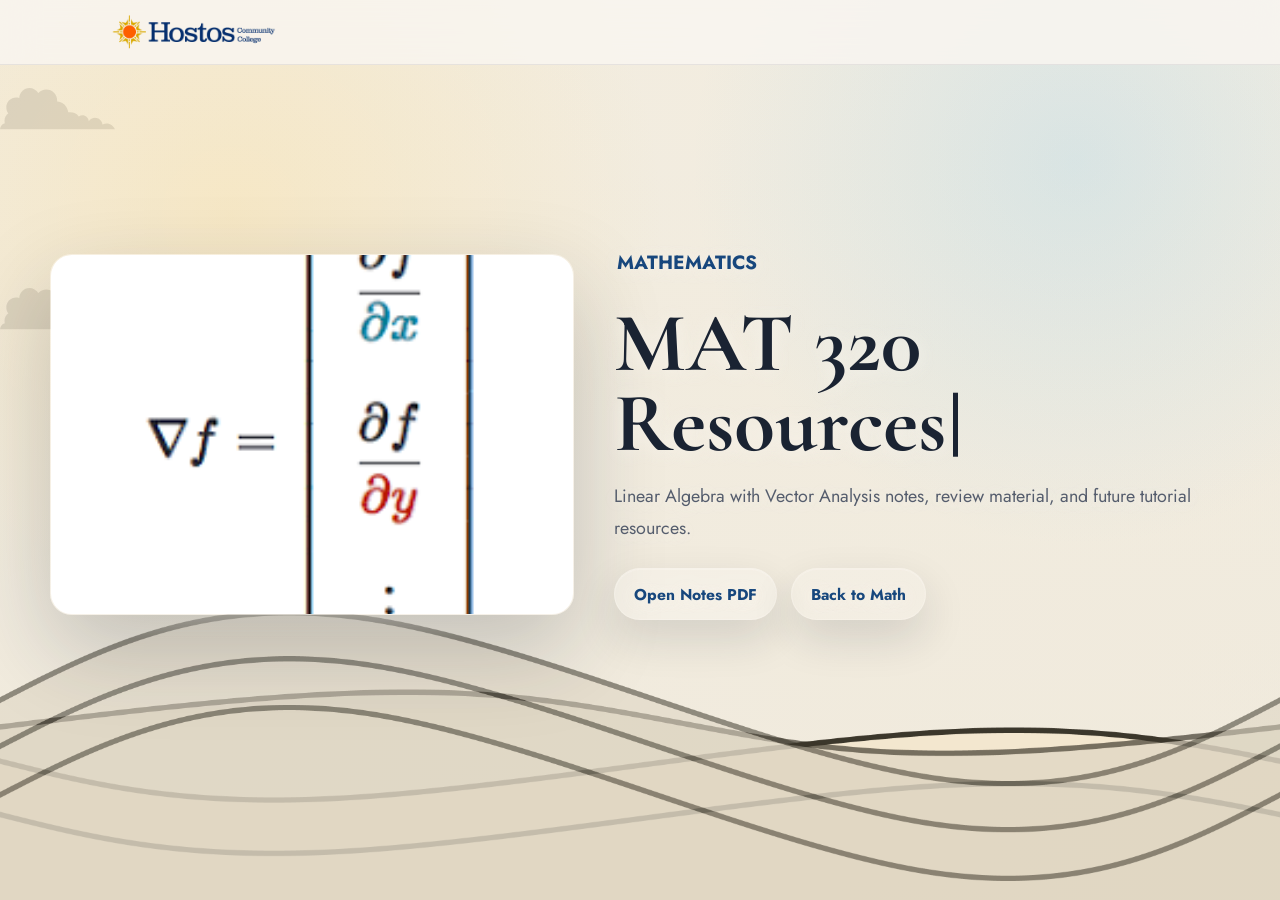
<file: courses/mat320.html>
<!DOCTYPE html>
<html lang="en">
<head>
  <meta charset="UTF-8">
  <meta name="viewport" content="width=device-width, initial-scale=1.0">
  <meta name="description" content="MAT 320 notes and resources for Hostos students.">
  <title>MAT 320 Resources | HALC</title>
  <link rel="preconnect" href="https://fonts.googleapis.com">
  <link rel="preconnect" href="https://fonts.gstatic.com" crossorigin>
  <link href="https://fonts.googleapis.com/css2?family=Cormorant+Garamond:wght@600;700&family=Jost:wght@400;500;700&family=Petit+Formal+Script&display=swap" rel="stylesheet">
  <link rel="stylesheet" href="../assets/css/styles.css">
</head>
<body>
  <header class="header" id="header">
    <nav class="nav container">
      <a href="../index.html#home" class="nav__logo"><img src="../85aa596e3fba6a7ecd5890282c85e736.jpg" alt="Hostos Community College"></a>
    </nav>
  </header>
  <main class="resource-page">
    <img src="../assets/img/cloud.svg" alt="" class="cloud cloud--1">
    <img src="../assets/img/cloud.svg" alt="" class="cloud cloud--2">
    <img src="../assets/img/cloud.svg" alt="" class="cloud cloud--3">
    <section class="container resource-hero">
      <img class="resource-hero__media reveal" src="../Math/430262d1f98fb0103d1a55aa2fc7c2b1.jpg" alt="">
      <div class="resource-hero__content reveal" style="--reveal-delay: 120ms">
        <span class="resource-hero__eyebrow">Mathematics</span>
        <h1 class="resource-hero__title">MAT 320 Resources</h1>
        <p class="resource-hero__description">Linear Algebra with Vector Analysis notes, review material, and future tutorial resources.</p>
        <div class="resource-actions">
          <a class="resource-link" href="../Notes/MAT-320-notes.pdf">Open Notes PDF</a>
          <a class="resource-link--ghost" href="../index.html#math">Back to Math</a>
        </div>
      </div>
    </section>
    <div class="waves" aria-hidden="true">
      <div class="waves__track waves__track--1">
        <img src="../assets/img/waves-1.png" alt="" class="waves__layer">
        <img src="../assets/img/waves-1.png" alt="" class="waves__layer">
      </div>
      <div class="waves__track waves__track--2">
        <img src="../assets/img/waves-2.png" alt="" class="waves__layer">
        <img src="../assets/img/waves-2.png" alt="" class="waves__layer">
      </div>
      <div class="waves__track waves__track--3">
        <img src="../assets/img/waves-3.png" alt="" class="waves__layer">
        <img src="../assets/img/waves-3.png" alt="" class="waves__layer">
      </div>
    </div>
  </main>
  <script src="../assets/js/main.js"></script>
</body>
</html>
</file>
<file: assets/css/styles.css>
:root {
  --header-height: 4rem;
  --first-color: hsl(212, 69%, 29%);
  --first-color-alt: hsl(202, 79%, 45%);
  --gold-color: hsl(41, 100%, 43%);
  --paper-color: hsl(41, 42%, 91%);
  --white-color: hsl(42, 38%, 96%);
  --ink-color: hsl(217, 31%, 15%);
  --muted-color: hsl(219, 12%, 38%);
  --body-color: hsl(42, 34%, 88%);
  --shadow: 0 24px 70px hsla(217, 31%, 15%, .16);
  --body-font: "Jost", sans-serif;
  --second-font: "Cormorant Garamond", serif;
  --biggest-font-size: 3.85rem;
  --bigger-font-size: 2.75rem;
  --big-font-size: 1.35rem;
  --normal-font-size: .98rem;
  --z-fixed: 100;
  --ease-out: cubic-bezier(.16, 1, .3, 1);
  --ease-soft: cubic-bezier(.22, .61, .36, 1);
}

* {
  box-sizing: border-box;
  margin: 0;
  padding: 0;
}

html {
  scroll-behavior: smooth;
  scroll-padding-top: var(--header-height);
}

body {
  background: var(--body-color);
  color: var(--ink-color);
  font-family: var(--body-font);
  font-size: var(--normal-font-size);
}

img {
  display: block;
  height: auto;
  max-width: 100%;
}

a {
  color: inherit;
  text-decoration: none;
}

button {
  border: 0;
  cursor: pointer;
  font: inherit;
}

.container {
  margin-inline: auto;
  width: min(calc(100% - 3rem), 1180px);
}

.grid {
  display: grid;
  gap: 2.5rem;
}

.two-column {
  align-items: center;
  grid-template-columns: 1fr;
}

.section {
  padding-block: 5rem;
  scroll-margin-top: var(--header-height);
}

.main {
  overflow: hidden;
}

.header {
  background: hsla(42, 38%, 96%, .82);
  backdrop-filter: blur(18px);
  border-bottom: 1px solid hsla(217, 31%, 15%, .08);
  left: 0;
  position: fixed;
  top: 0;
  transition: box-shadow .35s, background .35s;
  width: 100%;
  z-index: var(--z-fixed);
}

.shadow-header {
  background: hsla(42, 38%, 96%, .94);
  box-shadow: 0 10px 30px hsla(217, 31%, 15%, .12);
}

.nav {
  align-items: center;
  display: flex;
  height: var(--header-height);
  justify-content: space-between;
  max-width: 1180px;
  margin-inline: auto;
  padding-inline: 1.5rem;
}

.nav__logo img {
  height: 62px;
  object-fit: contain;
  width: 238px;
}

.nav__list {
  display: flex;
  gap: 1.6rem;
  list-style: none;
}

.nav__link {
  color: var(--muted-color);
  font-weight: 700;
  padding-block: .35rem;
  position: relative;
  transition: color .45s var(--ease-soft);
}

.nav__link::after {
  background: var(--gold-color);
  border-radius: 999px;
  bottom: 0;
  content: "";
  height: 2px;
  left: 0;
  position: absolute;
  transform: scaleX(0);
  transform-origin: right;
  transition: transform .65s var(--ease-out);
  width: 100%;
}

.nav__link:hover,
.nav__link.is-active {
  color: var(--first-color);
}

.nav__link:hover::after,
.nav__link.is-active::after {
  transform: scaleX(1);
  transform-origin: left;
}

.nav__toggle {
  background: transparent;
  display: none;
  height: 34px;
  position: relative;
  width: 34px;
}

.nav__toggle span {
  background: var(--ink-color);
  border-radius: 999px;
  display: block;
  height: 2px;
  left: 7px;
  position: absolute;
  transition: transform .3s, top .3s;
  width: 20px;
}

.nav__toggle span:first-child {
  top: 11px;
}

.nav__toggle span:last-child {
  top: 21px;
}

.show-menu + .nav__toggle span:first-child,
.nav__toggle[aria-expanded="true"] span:first-child {
  top: 16px;
  transform: rotate(45deg);
}

.show-menu + .nav__toggle span:last-child,
.nav__toggle[aria-expanded="true"] span:last-child {
  top: 16px;
  transform: rotate(-45deg);
}

.home {
  background: var(--paper-color);
  display: grid;
  min-height: 100svh;
  overflow: hidden;
  padding-block: calc(var(--header-height) + 2rem) 8rem;
  place-items: center;
  position: relative;
}

.home-background,
.home-background::after,
.home-background__image {
  inset: 0;
  position: absolute;
}

.home-background {
  z-index: 0;
}

.home-background::after {
  background:
    linear-gradient(90deg, hsla(41, 42%, 91%, .86) 0%, hsla(41, 42%, 91%, .62) 42%, hsla(41, 42%, 91%, .18) 100%),
    linear-gradient(180deg, hsla(42, 38%, 96%, .24), hsla(42, 34%, 88%, .46));
  content: "";
  z-index: 2;
}

.home-background__image {
  height: 100%;
  object-fit: cover;
  object-position: 56% 36%;
  opacity: 0;
  transition: opacity .9s var(--ease-soft), transform 7s linear;
  transform: scale(1.015);
  width: 100%;
  z-index: 1;
}

.home-background__image.is-active {
  opacity: 1;
  transform: scale(1);
}

.home-background__image--first {
  object-position: 58% 34%;
}

.home-background__image--second {
  object-position: 60% 32%;
}

.home::before {
  content: "";
  inset: 0;
  pointer-events: none;
  position: absolute;
  transition: opacity 1s var(--ease-soft);
  z-index: 1;
}

.home__container {
  align-items: center;
  display: grid;
  gap: 3rem;
  grid-template-columns: minmax(0, 1fr);
  min-height: min(520px, calc(100svh - var(--header-height) - 11rem));
  position: relative;
  z-index: 4;
}

.home__container .section__header,
.home__container .intro__content {
  min-width: 0;
}

.home__container .section__header {
  max-width: 560px;
}

.home__container .intro__content {
  color: hsl(219, 12%, 34%);
  max-width: 620px;
}

.home__container .section__title,
.home__container .intro__content {
  text-shadow: 0 2px 18px hsla(42, 38%, 96%, .72);
}

.home-background-controls {
  align-items: center;
  bottom: clamp(1.25rem, 2.8vw, 2.25rem);
  backdrop-filter: blur(18px) saturate(1.25);
  background: linear-gradient(135deg, hsla(42, 38%, 96%, .18), hsla(212, 69%, 29%, .08));
  border: 1px solid hsla(42, 38%, 96%, .32);
  border-radius: 999px;
  box-shadow:
    0 18px 44px hsla(217, 31%, 15%, .16),
    inset 0 1px 0 hsla(42, 38%, 96%, .34);
  display: flex;
  gap: .55rem;
  left: 50%;
  padding: .42rem .55rem;
  position: absolute;
  transform: translateX(-50%);
  z-index: 6;
}

.home-background-controls__button,
.home-background-controls__dot {
  background: hsla(42, 38%, 96%, .16);
  border: 1px solid hsla(42, 38%, 96%, .26);
  box-shadow: inset 0 1px 0 hsla(42, 38%, 96%, .28);
  color: var(--first-color);
  transition: background .25s, transform .25s, border-color .25s, box-shadow .25s;
}

.home-background-controls__button {
  border-radius: 50%;
  display: grid;
  font-size: 1.55rem;
  height: 36px;
  line-height: 1;
  place-items: center;
  width: 36px;
}

.home-background-controls__dots {
  align-items: center;
  display: flex;
  gap: .45rem;
}

.home-background-controls__dot {
  border-radius: 50%;
  height: 9px;
  padding: 0;
  width: 9px;
}

.home-background-controls__button:hover,
.home-background-controls__dot:hover,
.home-background-controls__dot.is-active {
  background: hsla(42, 100%, 51%, .48);
  border-color: hsla(42, 100%, 71%, .56);
  box-shadow:
    0 0 18px hsla(42, 100%, 51%, .28),
    inset 0 1px 0 hsla(42, 38%, 96%, .42);
  transform: translateY(-2px);
}

.home-background-controls__dot.is-active {
  border-radius: 999px;
  width: 24px;
}

.home-background-controls__button:focus-visible,
.home-background-controls__dot:focus-visible {
  outline: 3px solid hsla(217, 77%, 26%, .28);
  outline-offset: 3px;
}

.home__subtitle,
.section__subtitle,
.resource-hero__eyebrow {
  color: var(--first-color);
  display: inline-block;
  font-family: var(--body-font);
  font-size: 1.2rem;
  font-weight: 700;
  letter-spacing: 0;
  margin-bottom: .75rem;
  padding-inline: .16rem;
  position: relative;
  text-transform: uppercase;
  z-index: 0;
}

.home__subtitle::after,
.section__subtitle::after,
.resource-hero__eyebrow::after {
  content: "";
  position: absolute;
  display: none;
}

.home__title,
.section__title {
  font-family: var(--second-font);
  font-weight: 700;
  line-height: .95;
}

.typing-title::after {
  animation: typingCursor .85s steps(1) infinite;
  background: currentColor;
  content: "";
  display: inline-block;
  height: .76em;
  margin-left: .08em;
  transform: translateY(.08em);
  width: .06em;
}
.home__subtitle {
  letter-spacing: 2px;
}

.home__title {
  line-height: 1.1;
  letter-spacing: 0.5px;
}

.home__description {
  line-height: 1.8;
  letter-spacing: 0.3px;
}

.home__title {
  color: var(--first-color);
  font-size: clamp(3.05rem, 7.2vw, var(--biggest-font-size));
  max-width: 860px;
  white-space: nowrap;
}

.home__description {
  color: var(--ink-color);
  font-size: var(--big-font-size);
  line-height: 1.55;
  margin-block: 1.25rem 2rem;
  max-width: 620px;
}

.home__actions {
  display: flex;
  flex-wrap: wrap;
  gap: 1rem;
}

.button {
  background: var(--first-color);
  border: 2px solid var(--first-color);
  border-radius: 999px;
  color: var(--white-color);
  display: inline-flex;
  font-weight: 700;
  overflow: hidden;
  padding: .95rem 1.35rem;
  position: relative;
  transition: background .25s, color .25s, transform .25s;
}

.button::before {
  background: linear-gradient(120deg, transparent, hsla(42, 38%, 96%, .45), transparent);
  content: "";
  inset: 0;
  pointer-events: none;
  position: absolute;
  transform: translateX(-120%);
  transition: transform 1.2s var(--ease-out);
}

.button:hover {
  transform: translateY(-3px);
}

.button:hover::before {
  transform: translateX(120%);
}

.button--ghost {
  background: transparent;
  color: var(--first-color);
}

.home__visual {
  bottom: clamp(4.75rem, 7vw, 6rem);
  display: grid;
  opacity: .92;
  place-items: center;
  position: absolute;
  right: clamp(1rem, 6vw, 7rem);
  transform: scale(.42);
  transform-origin: bottom right;
  z-index: 5;
}

.study-ship {
  animation: floatStudy 4.5s ease-in-out infinite;
  height: 260px;
  position: relative;
  width: 310px;
}

.study-ship__book {
  background: linear-gradient(135deg, var(--first-color), hsl(212, 72%, 38%));
  border-radius: 18px 18px 42px 42px;
  bottom: 34px;
  box-shadow: var(--shadow);
  height: 72px;
  left: 35px;
  position: absolute;
  transform: skewX(-8deg);
  width: 240px;
}

.study-ship__page {
  background: var(--white-color);
  border: 3px solid var(--first-color);
  border-radius: 12px 12px 22px 22px;
  bottom: 70px;
  height: 74px;
  position: absolute;
  width: 120px;
}

.study-ship__page--left {
  left: 44px;
  transform: rotate(-10deg);
}

.study-ship__page--right {
  right: 44px;
  transform: rotate(10deg);
}

.study-ship__mast {
  background: var(--gold-color);
  border-radius: 999px;
  bottom: 116px;
  height: 132px;
  left: 152px;
  position: absolute;
  width: 8px;
}

.study-ship__sail {
  align-items: center;
  background: linear-gradient(145deg, var(--white-color), hsl(42, 50%, 86%));
  border: 3px solid var(--first-color);
  border-radius: 18px 18px 18px 4px;
  color: var(--first-color);
  display: flex;
  font-family: var(--second-font);
  font-size: 2.8rem;
  font-weight: 700;
  height: 118px;
  justify-content: center;
  left: 160px;
  position: absolute;
  top: 20px;
  transform: skewY(-8deg);
  width: 126px;
}
.cloud {
  animation: cloudMove 18s linear infinite;
  opacity: .82;
  position: absolute;
  width: 115px;
  z-index: 2;
}

.cloud--1 {
  left: -8rem;
  top: 9rem;
}

.cloud--2 {
  animation-duration: 24s;
  top: 18rem;
}

.cloud--3 {
  animation-duration: 30s;
  top: 5.5rem;
}

.waves {
  bottom: -1px;
  height: clamp(190px, 26vw, 320px);
  left: 0;
  mask-image: linear-gradient(to bottom, transparent 0%, black 18%, black 100%);
  opacity: .88;
  overflow: hidden;
  pointer-events: none;
  position: absolute;
  right: 0;
  z-index: 3;
}

.waves__track {
  bottom: 0;
  display: flex;
  left: 0;
  position: absolute;
  transform: translate3d(0, 0, 0);
  width: 200%;
  will-change: transform;
}

.waves__layer {
  filter: saturate(1.45) contrast(1.08);
  flex: 0 0 50%;
  max-width: none;
  width: 50%;
}

.waves__track--1 {
  animation: waveMove 24s linear infinite;
}

.waves__track--2 {
  animation: waveMoveReverse 32s linear infinite;
  opacity: .68;
}

.waves__track--3 {
  animation: waveMove 40s linear infinite;
  opacity: .54;
}

.intro,
.courses {
  background: var(--paper-color);
}

.policy,
.courses--alt {
  background: var(--white-color);
}

.about {
  background: var(--white-color);
}

.policy,
.courses,
.about {
  border-top: 1px solid hsla(217, 31%, 15%, .08);
}

.policy::before,
.courses::before,
.about::before,
.notice::before {
  background: linear-gradient(90deg, transparent, hsla(212, 69%, 29%, .2), hsla(41, 100%, 43%, .26), transparent);
  content: "";
  height: 1px;
  left: 50%;
  position: absolute;
  top: 0;
  transform: translateX(-50%);
  width: min(1180px, calc(100% - 3rem));
}

.policy,
.courses,
.about,
.notice {
  position: relative;
}

.section__header {
  max-width: 540px;
}

.section__header.center {
  margin-inline: auto;
  max-width: 720px;
  text-align: center;
}

.section__title {
  color: var(--ink-color);
  font-size: var(--bigger-font-size);
}

.intro__content,
.about__content {
  color: var(--muted-color);
  display: grid;
  gap: 1rem;
  line-height: 1.8;
}

.policy__grid,
.course-grid {
  display: grid;
  gap: 1.5rem;
  justify-content: center;
  margin-top: 3rem;
}

.policy__card,
.course-card {
  background: hsla(42, 38%, 96%, .78);
  border: 1px solid hsla(217, 31%, 15%, .1);
  border-radius: 1.5rem;
  box-shadow: var(--shadow);
  overflow: hidden;
  position: relative;
  transition: background .25s, color .25s, box-shadow .28s ease, transform .25s;
  transform: translateZ(0);
  will-change: transform;
}

.policy__card::after,
.course-card::after {
  background: linear-gradient(120deg, transparent, hsla(42, 38%, 96%, .72), transparent);
  content: "";
  inset: 0;
  opacity: 0;
  pointer-events: none;
  position: absolute;
  transform: translateX(-130%);
  transition: opacity .45s var(--ease-soft), transform 1s var(--ease-out);
}

.policy__card {
  padding: 1.5rem;
}

.policy__card h3,
.course-card h3 {
  color: var(--first-color);
  font-family: var(--second-font);
  font-size: 1.9rem;
}

.policy__card p,
.course-card p,
.notice p {
  color: var(--muted-color);
  line-height: 1.75;
}

.about__content a {
  color: var(--first-color);
  font-weight: 700;
}

.about__content a:hover {
  text-decoration: underline;
}

.policy__card:hover,
.course-card:hover {
  border-color: hsla(217, 31%, 15%, .12);
  box-shadow: 0 34px 80px hsla(217, 31%, 15%, .28);
  transform: translateY(-20px);
}

.policy__card:hover::after,
.course-card:hover::after {
  opacity: 1;
  transform: translateX(130%);
}

.course-card img {
  aspect-ratio: 16 / 10;
  object-fit: cover;
  width: 100%;
}

.course-card h3,
.course-card p {
  padding-inline: 1.25rem;
}

.course-card h3 {
  padding-top: 1.15rem;
}

.course-card p {
  padding-bottom: 1.25rem;
}
.course-card {
  display: flex;
  flex-direction: column;
  min-height: 320px;
  text-align: center;
  width: 270px;
}

.course-card:focus-visible {
  outline: 3px solid hsla(212, 69%, 29%, .28);
  outline-offset: 6px;
}

.course-card--mat150 h3 {
  color: hsl(174, 68%, 40%);
}

.course-card--mat210 h3 {
  color: hsl(29, 91%, 53%);
}

.course-card--mat310 h3 {
  color: hsl(356, 74%, 48%);
}

.course-card--mat320 h3 {
  color: hsl(270, 55%, 48%);
}

.course-card--his210 h3 {
  color: hsl(197, 71%, 48%);
}

.course-card--his211 h3 {
  color: hsl(212, 69%, 29%);
}

.course-card--eco101 h3 {
  color: hsl(54, 100%, 42%);
}

.course-grid--single {
  margin-inline: auto;
  max-width: 430px;
}
.course-grid--two {
  justify-content: center;
  grid-template-columns: repeat(1, 270px);
}

.notice {
  background: var(--paper-color);
}

.notice {
  padding-block: 3rem;
  text-align: center;
}

.notice p {
  font-family: var(--second-font);
  font-size: 1.55rem;
}

.footer {
  background: var(--ink-color);
  color: var(--white-color);
  padding: 2rem 1.5rem;
  text-align: center;
}

.footer p {
  line-height: 1.7;
  margin-inline: auto;
  max-width: 860px;
}

.reveal {
  filter: blur(14px);
  opacity: 0;
  transform: translate3d(0, 36px, 0);
  transition:
    opacity .78s cubic-bezier(.21, .61, .35, 1),
    transform .78s cubic-bezier(.21, .61, .35, 1),
    filter .78s cubic-bezier(.21, .61, .35, 1);
  transition-delay: var(--reveal-delay, 0ms);
  will-change: opacity, transform, filter;
}

.reveal--card {
  filter: blur(14px);
  transform: translate3d(-52px, 0, 0);
}

.reveal.is-visible {
  filter: blur(0);
  opacity: 1;
  transform: translate3d(0, 0, 0);
}

.policy__card.reveal.is-visible:hover,
.course-card.reveal.is-visible:hover {
  transform: translateY(-20px);
}

#math .course-card {
  box-shadow: var(--shadow);
}

#math .course-card:hover {
  border-color: hsla(217, 31%, 15%, .12);
  box-shadow: 0 34px 80px hsla(217, 31%, 15%, .28);
}

@keyframes cloudMove {
  from {
    transform: translateX(-15vw);
  }
  to {
    transform: translateX(120vw);
  }
}

@keyframes waveMove {
  from {
    transform: translate3d(0, 0, 0);
  }
  to {
    transform: translate3d(-50%, 0, 0);
  }
}

@keyframes waveMoveReverse {
  from {
    transform: translate3d(-50%, 0, 0);
  }
  to {
    transform: translate3d(0, 0, 0);
  }
}

@keyframes markerHighlight {
  from {
    transform: scaleX(0);
  }
  to {
    transform: scaleX(1);
  }
}

@keyframes typingCursor {
  0%,
  45% {
    opacity: 1;
  }
  46%,
  100% {
    opacity: 0;
  }
}

@keyframes floatStudy {
  0%,
  100% {
    transform: translateY(0) rotate(-1deg);
  }
  50% {
    transform: translateY(-20px) rotate(2deg);
  }
}
@media screen and (min-width: 700px) {
  .policy__grid {
    grid-template-columns: repeat(2, 1fr);
  }

  .course-grid--two {
    grid-template-columns: repeat(1, 270px);
  }

}

@media screen and (min-width: 900px) {
  .home__container,
  .two-column {
    grid-template-columns: 1fr 1fr;
  }

  .course-grid--four {
    grid-template-columns: repeat(4, 270px);
    justify-content: center;
  }

  #history .course-grid--four {
    grid-template-columns: repeat(2, 270px);
  }
  #economics .course-grid {
  display: grid;
  grid-template-columns: 270px;
  justify-content: center;
  gap: 1.5rem;
}
}
@media screen and (min-width: 1150px) {
  :root {
    --biggest-font-size: 5.35rem;
    --bigger-font-size: 4.6rem;
    --big-font-size: 1.45rem;
  }

  .home__container {
    min-height: min(660px, calc(100svh - var(--header-height) - 10rem));
  }
  .home__visual {
    transform: scale(.46);
  }
}


@media screen and (max-width: 760px) {
  .nav__toggle {
    display: block;
    z-index: 120;
  }

  .nav__menu {
    background: hsla(42, 38%, 96%, .96);
    box-shadow: var(--shadow);
    left: 1rem;
    opacity: 0;
    padding: 4.5rem 2rem 2rem;
    position: fixed;
    right: 1rem;
    top: -120%;
    transition: top .35s ease, opacity .35s ease;
    z-index: 110;
  }

  .nav__menu.show-menu {
    opacity: 1;
    top: 1rem;
  }

  .nav__list {
    align-items: center;
    flex-direction: column;
  }

  .home__title {
    font-size: clamp(2.55rem, 12vw, 3.25rem);
  }
  .home__visual {
    bottom: 4.25rem;
    opacity: .62;
    right: .75rem;
    transform: scale(.38);
  }

  .home-background::after {
    background:
      linear-gradient(180deg, hsla(41, 42%, 91%, .82) 0%, hsla(41, 42%, 91%, .58) 54%, hsla(41, 42%, 91%, .3) 100%);
  }

  .home-background-controls {
    bottom: 1rem;
    left: 50%;
    padding: .36rem .48rem;
  }

  .home-background-controls__button {
    font-size: 1.35rem;
    height: 32px;
    width: 32px;
  }

  .waves {
    height: 150px;
  }

}

@media screen and (min-width: 761px) and (max-width: 1140px) {
  .nav {
    gap: 1.25rem;
  }

  .nav__list {
    gap: 1rem;
  }

  .nav__logo img {
    height: 56px;
    width: 216px;
  }

  .home__container {
    gap: 2rem;
  }

  .home__title {
    font-size: clamp(3.2rem, 6.2vw, 4.35rem);
  }

  .home__description {
    font-size: 1.28rem;
    max-width: 560px;
  }

  .course-grid--four {
    grid-template-columns: repeat(2, 270px);
  }
  .home__visual {
    transform: scale(.38);
  }

  .home-background-controls {
    bottom: 1.5rem;
  }
}


@media (prefers-reduced-motion: reduce) {
  .home-background__image {
    transition: none;
  }
}

@media screen and (max-width: 420px) {
  .home-background__image--first,
  .home-background__image--second {
    object-position: 62% 30%;
  }

  .home__container {
    gap: 1.75rem;
  }

  .container {
    width: min(calc(100% - 2rem), 1180px);
  }

  .home__title {
    font-size: clamp(2.08rem, 12vw, 2.8rem);
  }

  .home__actions {
    align-items: stretch;
    flex-direction: column;
  }

  .button {
    justify-content: center;
  }
}
.course-grid.center {
  display: grid;
  grid-template-columns: repeat(auto-fit, minmax(280px, 1fr));
  gap: 1.5rem;
  justify-content: center;
}

.resource-page {
  align-items: center;
  background: var(--paper-color);
  display: grid;
  min-height: 100svh;
  overflow: hidden;
  padding-block: calc(var(--header-height) + 2rem) 8rem;
  position: relative;
}

.resource-page::before,
.resource-page::after {
  content: "";
  inset: 0;
  pointer-events: none;
  position: absolute;
}

.resource-page::before {
  background:
    linear-gradient(90deg, hsla(41, 42%, 91%, .94) 0%, hsla(41, 42%, 91%, .82) 45%, hsla(41, 42%, 91%, .5) 100%),
    linear-gradient(180deg, hsla(42, 38%, 96%, .36), hsla(42, 34%, 88%, .72));
  z-index: 1;
}

.resource-page::after {
  background:
    radial-gradient(circle at 18% 24%, hsla(42, 100%, 78%, .32), transparent 27rem),
    radial-gradient(circle at 84% 18%, hsla(202, 79%, 72%, .22), transparent 24rem);
  z-index: 2;
}

.resource-hero {
  align-items: center;
  display: grid;
  gap: 2.5rem;
  min-height: min(640px, calc(100svh - var(--header-height) - 10rem));
  position: relative;
  z-index: 4;
}

.resource-hero__media {
  animation: floatStudy 5.5s ease-in-out infinite;
  aspect-ratio: 16 / 11;
  border: 1px solid hsla(42, 38%, 96%, .5);
  border-radius: 1.35rem;
  box-shadow: 0 34px 90px hsla(217, 31%, 15%, .22);
  max-height: 430px;
  object-fit: cover;
  overflow: hidden;
  width: 100%;
}

.resource-hero__content {
  display: grid;
  gap: 1rem;
  max-width: 680px;
  text-shadow: 0 2px 18px hsla(42, 38%, 96%, .72);
}

.resource-hero__eyebrow {
  color: var(--first-color);
  font-weight: 700;
  text-transform: uppercase;
}

.resource-hero__title {
  font-family: var(--second-font);
  font-size: clamp(3rem, 8vw, 5.25rem);
  line-height: .95;
}

.resource-hero__description {
  color: var(--muted-color);
  font-size: 1.12rem;
  line-height: 1.8;
  max-width: 680px;
}

.resource-actions {
  display: flex;
  flex-wrap: wrap;
  gap: .85rem;
  margin-top: .5rem;
}

.resource-link,
.resource-link--ghost {
  align-items: center;
  backdrop-filter: blur(16px) saturate(1.2);
  background: hsla(42, 38%, 96%, .38);
  border: 1px solid hsla(42, 38%, 96%, .34);
  border-radius: 999px;
  box-shadow:
    0 18px 44px hsla(217, 31%, 15%, .14),
    inset 0 1px 0 hsla(42, 38%, 96%, .4);
  color: var(--first-color);
  display: inline-flex;
  font-weight: 700;
  min-height: 46px;
  overflow: hidden;
  padding: .85rem 1.2rem;
  position: relative;
  transition: background .25s, border-color .25s, box-shadow .28s ease, color .25s, transform .25s;
}

.resource-link::before,
.resource-link--ghost::before {
  background: linear-gradient(120deg, transparent, hsla(42, 38%, 96%, .58), transparent);
  content: "";
  inset: 0;
  pointer-events: none;
  position: absolute;
  transform: translateX(-130%);
  transition: transform 1.1s var(--ease-out);
}

.resource-link--ghost {
  background: hsla(42, 38%, 96%, .24);
}

.resource-link:hover,
.resource-link--ghost:hover {
  background: hsla(42, 100%, 51%, .34);
  border-color: hsla(42, 100%, 71%, .58);
  box-shadow:
    0 30px 70px hsla(217, 31%, 15%, .2),
    0 0 22px hsla(42, 100%, 51%, .22),
    inset 0 1px 0 hsla(42, 38%, 96%, .48);
  transform: translateY(-6px);
}

.resource-link:hover::before,
.resource-link--ghost:hover::before {
  transform: translateX(130%);
}

.resource-link:focus-visible,
.resource-link--ghost:focus-visible {
  outline: 3px solid hsla(217, 77%, 26%, .28);
  outline-offset: 4px;
}

.resource-list {
  display: grid;
  gap: 1.25rem;
  grid-template-columns: repeat(auto-fit, minmax(260px, 1fr));
  margin-top: 3rem;
}

.resource-card {
  background: hsla(42, 38%, 96%, .82);
  border: 1px solid hsla(217, 31%, 15%, .1);
  border-radius: 1.25rem;
  box-shadow: 0 20px 60px hsla(217, 31%, 15%, .12);
  padding: 1.35rem;
}

.resource-card h2 {
  color: var(--first-color);
  font-family: var(--second-font);
  font-size: 2rem;
  margin-bottom: .45rem;
}

.resource-card p {
  color: var(--muted-color);
  line-height: 1.75;
}

.resource-card--notice {
  background: hsla(41, 100%, 86%, .48);
}

@media screen and (min-width: 900px) {
  .resource-hero {
    align-items: center;
    grid-template-columns: minmax(0, .92fr) minmax(0, 1.08fr);
  }
}

@media screen and (max-width: 760px) {
  .resource-page {
    padding-block: calc(var(--header-height) + 1.5rem) 7rem;
  }

  .resource-page::before {
    background:
      linear-gradient(180deg, hsla(41, 42%, 91%, .88) 0%, hsla(41, 42%, 91%, .68) 58%, hsla(41, 42%, 91%, .42) 100%);
  }

  .resource-hero {
    gap: 1.75rem;
  }

  .resource-actions {
    align-items: stretch;
    flex-direction: column;
  }

  .resource-link,
  .resource-link--ghost {
    justify-content: center;
  }
}
</file>
